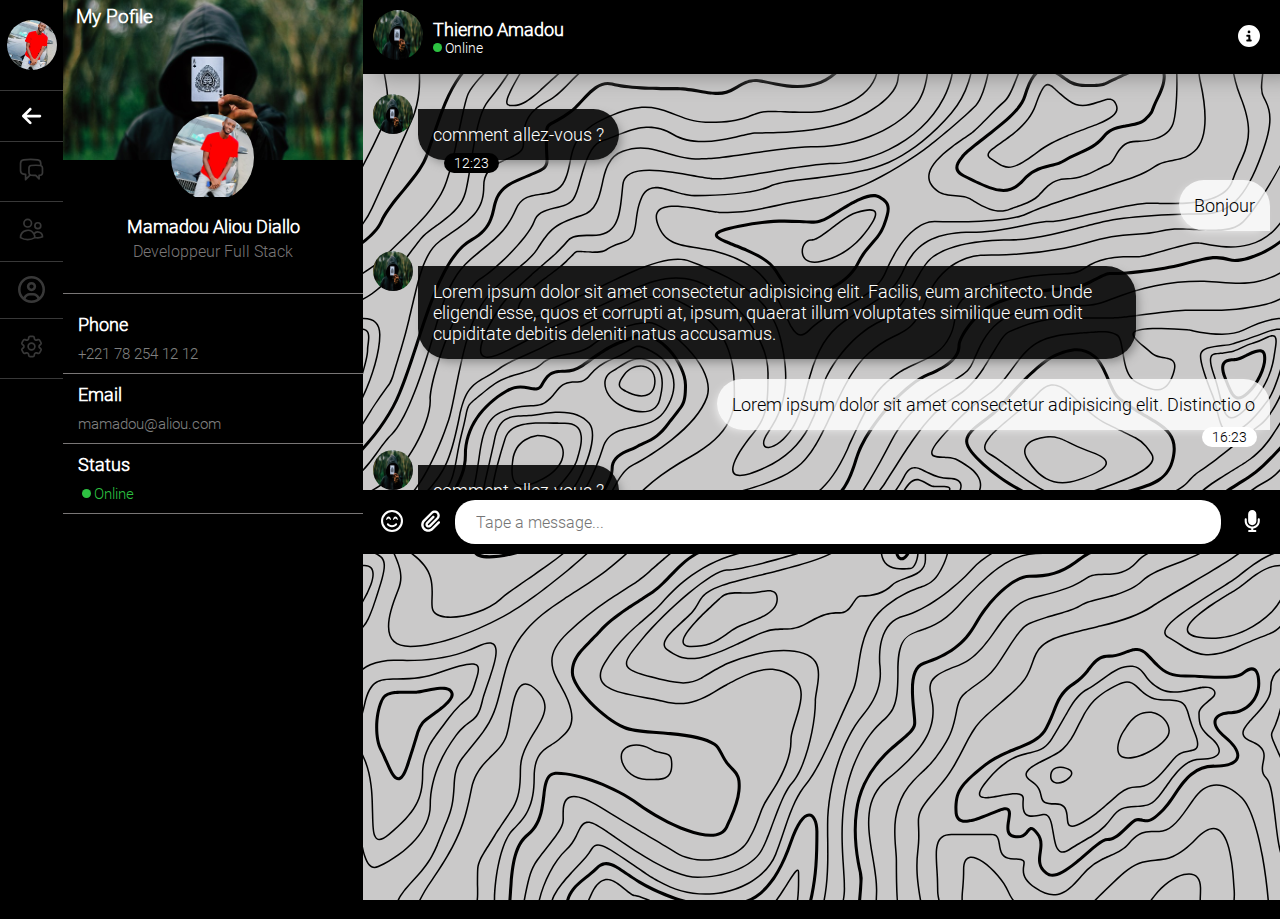
<file: Chat App/index.html>
<!DOCTYPE html>
<html lang="fr">
<head>
    <meta charset="UTF-8">
    <meta http-equiv="X-UA-Compatible" content="IE=edge">
    <meta name="viewport" content="width=device-width, initial-scale=1.0">
    <meta name="description" content="homepage de l'application Chaap">
    <link rel="stylesheet" href="style.css">
    <link rel="stylesheet" href="fontawesome/css/all.css">
    <title>Home</title>
</head>
<body>
    <main id="root">
        <header>
            <nav class="nav-content">
                <div class="slide-menu">
                    <nav-tabs id="tab">
                        <a href="#profile" class="user-profile-img">
                            <img src="./img/profile.jpg" alt="profile image">
                        </a>
                        <div class="show-hide-arrow">
                            <i class="fa-solid fa-arrow-left"></i>
                        </div>
                        <a href="#message" title="Message"> 
                            <svg xmlns="http://www.w3.org/2000/svg" fill="none" viewBox="0 0 24 24" stroke-width="1.5" stroke="currentColor" class="w-6 h-6">
                                <path stroke-linecap="round" stroke-linejoin="round" d="M20.25 8.511c.884.284 1.5 1.128 1.5 2.097v4.286c0 1.136-.847 2.1-1.98 2.193-.34.027-.68.052-1.02.072v3.091l-3-3c-1.354 0-2.694-.055-4.02-.163a2.115 2.115 0 01-.825-.242m9.345-8.334a2.126 2.126 0 00-.476-.095 48.64 48.64 0 00-8.048 0c-1.131.094-1.976 1.057-1.976 2.192v4.286c0 .837.46 1.58 1.155 1.951m9.345-8.334V6.637c0-1.621-1.152-3.026-2.76-3.235A48.455 48.455 0 0011.25 3c-2.115 0-4.198.137-6.24.402-1.608.209-2.76 1.614-2.76 3.235v6.226c0 1.621 1.152 3.026 2.76 3.235.577.075 1.157.14 1.74.194V21l4.155-4.155" />
                            </svg>
                        </a>
                        <a href="#contact" title="Contats"> 
                            <svg xmlns="http://www.w3.org/2000/svg" fill="none" viewBox="0 0 24 24" stroke-width="1.5" stroke="currentColor" class="w-6 h-6">
                                <path stroke-linecap="round" stroke-linejoin="round" d="M15 19.128a9.38 9.38 0 002.625.372 9.337 9.337 0 004.121-.952 4.125 4.125 0 00-7.533-2.493M15 19.128v-.003c0-1.113-.285-2.16-.786-3.07M15 19.128v.106A12.318 12.318 0 018.624 21c-2.331 0-4.512-.645-6.374-1.766l-.001-.109a6.375 6.375 0 0111.964-3.07M12 6.375a3.375 3.375 0 11-6.75 0 3.375 3.375 0 016.75 0zm8.25 2.25a2.625 2.625 0 11-5.25 0 2.625 2.625 0 015.25 0z" />
                            </svg>
                        </a>
                        <a href="#profile" title="Profile"> 
                            <i class="fa-regular fa-circle-user"></i>
                        </a>
                        <a href="#setting" title="Settings"> 
                            <svg xmlns="http://www.w3.org/2000/svg" fill="none" viewBox="0 0 24 24" stroke-width="1.5" stroke="currentColor" class="w-6 h-6">
                                <path stroke-linecap="round" stroke-linejoin="round" d="M9.594 3.94c.09-.542.56-.94 1.11-.94h2.593c.55 0 1.02.398 1.11.94l.213 1.281c.063.374.313.686.645.87.074.04.147.083.22.127.324.196.72.257 1.075.124l1.217-.456a1.125 1.125 0 011.37.49l1.296 2.247a1.125 1.125 0 01-.26 1.431l-1.003.827c-.293.24-.438.613-.431.992a6.759 6.759 0 010 .255c-.007.378.138.75.43.99l1.005.828c.424.35.534.954.26 1.43l-1.298 2.247a1.125 1.125 0 01-1.369.491l-1.217-.456c-.355-.133-.75-.072-1.076.124a6.57 6.57 0 01-.22.128c-.331.183-.581.495-.644.869l-.213 1.28c-.09.543-.56.941-1.11.941h-2.594c-.55 0-1.02-.398-1.11-.94l-.213-1.281c-.062-.374-.312-.686-.644-.87a6.52 6.52 0 01-.22-.127c-.325-.196-.72-.257-1.076-.124l-1.217.456a1.125 1.125 0 01-1.369-.49l-1.297-2.247a1.125 1.125 0 01.26-1.431l1.004-.827c.292-.24.437-.613.43-.992a6.932 6.932 0 010-.255c.007-.378-.138-.75-.43-.99l-1.004-.828a1.125 1.125 0 01-.26-1.43l1.297-2.247a1.125 1.125 0 011.37-.491l1.216.456c.356.133.751.072 1.076-.124.072-.044.146-.087.22-.128.332-.183.582-.495.644-.869l.214-1.281z" />
                                <path stroke-linecap="round" stroke-linejoin="round" d="M15 12a3 3 0 11-6 0 3 3 0 016 0z" />
                            </svg>
                        </a>
                    </nav-tabs>
                </div>
            </nav>
        </header>
        
        <main class="main-content">
            <section class="chat-slide-menu">
                <div class="tabs-content">
                    <div id="message" class="tabcontent">
                        <h3>Chats</h3>
                        <div class="search-bar">
                            <form action="" method="post" id="form-search">
                                <input type="search" placeholder="Search or start new discussion...">
                                <i class="fa-solid fa-magnifying-glass"></i>
                            </form>
                        </div>
                        <div class="all-users">
                            <h3>All users</h3>
                            <a href="#">
                                <div class="user">
                                    <div class="user-img">
                                        <img src="./img/back.jpg" alt="user image">
                                        <span class="user-active"></span>
                                    </div>
                                    <div class="user-detail">
                                        <h4>Mamadou</h4>
                                        <p>Slt bro c comment ?</p>
                                    </div>
                                    <div class="msg-waiting"><span>9</span></div>
                                </div>
                            </a>
                            <a href="#">
                                <div class="user">
                                    <div class="user-img">
                                        <img src="./img/back.jpg" alt="user image">
                                    </div>
                                    <div class="user-detail">
                                        <h4>Mamadou</h4>
                                        <p>Slt bro c comment ?</p>
                                    </div>
                                    <div class="msg-waiting"><span>9</span></div>
                                </div>
                            </a>
                            <a href="#">
                                <div class="user">
                                    <div class="user-img">
                                        <img src="./img/back.jpg" alt="user image">
                                    </div>
                                    <div class="user-detail">
                                        <h4>Mamadou</h4>
                                        <p>Slt bro c comment ?</p>
                                    </div>
                                    <div class="msg-waiting"><span>9</span></div>
                                </div>
                            </a>
                            <a href="#">
                                <div class="user">
                                    <div class="user-img">
                                        <img src="./img/back.jpg" alt="user image">
                                    </div>
                                    <div class="user-detail">
                                        <h4>Mamadou</h4>
                                        <p>Slt bro c comment ?</p>
                                    </div>
                                    <div class="msg-waiting"><span>9</span></div>
                                </div>
                            </a>
                            <a href="#">
                                <div class="user">
                                    <div class="user-img">
                                        <img src="./img/back.jpg" alt="user image">
                                    </div>
                                    <div class="user-detail">
                                        <h4>Mamadou</h4>
                                        <p>Slt bro c comment ?</p>
                                    </div>
                                    <div class="msg-waiting"><span>9</span></div>
                                </div>
                            </a>
                            <a href="#">
                                <div class="user">
                                    <div class="user-img">
                                        <img src="./img/back.jpg" alt="user image">
                                    </div>
                                    <div class="user-detail">
                                        <h4>Mamadou</h4>
                                        <p>Slt bro c comment ?</p>
                                    </div>
                                    <div class="msg-waiting"><span>9</span></div>
                                </div>
                            </a>
                            <a href="#">
                                <div class="user">
                                    <div class="user-img">
                                        <img src="./img/back.jpg" alt="user image">
                                    </div>
                                    <div class="user-detail">
                                        <h4>Mamadou</h4>
                                        <p>Slt bro c comment ?</p>
                                    </div>
                                    <div class="msg-waiting"><span>9</span></div>
                                </div>
                            </a>
                            <div id="end">
                            </div>
                        </div>
                    </div>
                    
                    <div id="contact" class="tabcontent"  hidden="hidden">
                        <h3>Contact</h3>
                        <div class="search-bar">
                            <form action="" method="post" id="form-search">
                                <input type="search" placeholder="Search or start new discussion...">
                                <i class="fa-solid fa-magnifying-glass"></i>
                            </form>
                        </div>
                        <div class="contacts-content">
                            <div class="sort-letter">
                                <p>A</p>
                                <span></span>
                            </div>
                            <div class="contact">
                                <div class="contact-info">
                                    <img src="./img/back.jpg" alt="thierno amadou">
                                    <p>Amadou diallo</p>
                                </div>
                                <div class="more">
                                    <svg id="btn-dropdown" xmlns="http://www.w3.org/2000/svg" fill="none" viewBox="0 0 24 24" stroke-width="1.5" stroke="currentColor" class="w-6 h-6">
                                        <path stroke-linecap="round" stroke-linejoin="round" d="M12 6.75a.75.75 0 110-1.5.75.75 0 010 1.5zM12 12.75a.75.75 0 110-1.5.75.75 0 010 1.5zM12 18.75a.75.75 0 110-1.5.75.75 0 010 1.5z" />
                                    </svg>
                                    <div id="dropdown" class="dropdown">
                                        <div class="dropdown-item">
                                            <a href="#">Delete
                                                <i class="fa-solid fa-trash-can"></i>
                                            </a>
                                        </div>
                                        <div class="dropdown-item">
                                            <a href="#">Block
                                                <i class="fa-solid fa-ban"></i>
                                            </a>
                                        </div>
                                    </div>
                                </div>
                            </div>
                            <div class="contact">
                                <div class="contact-info">
                                    <img src="./img/back.jpg" alt="Aissatou diallo">
                                    <p>Aissatou diallo</p>
                                </div>
                                <div class="more">
                                    <svg xmlns="http://www.w3.org/2000/svg" fill="none" viewBox="0 0 24 24" stroke-width="1.5" stroke="currentColor" class="w-6 h-6">
                                        <path stroke-linecap="round" stroke-linejoin="round" d="M12 6.75a.75.75 0 110-1.5.75.75 0 010 1.5zM12 12.75a.75.75 0 110-1.5.75.75 0 010 1.5zM12 18.75a.75.75 0 110-1.5.75.75 0 010 1.5z" />
                                    </svg>
                                </div>
                            </div>
                            <div class="sort-letter">
                                <p>B</p>
                                <span></span>
                            </div>
                            <div class="contact">
                                <div class="contact-info">
                                    <img src="./img/back.jpg" alt="Aissatou diallo">
                                    <p>Bathieu malt</p>
                                </div>
                                <div class="more">
                                    <svg xmlns="http://www.w3.org/2000/svg" fill="none" viewBox="0 0 24 24" stroke-width="1.5" stroke="currentColor" class="w-6 h-6">
                                        <path stroke-linecap="round" stroke-linejoin="round" d="M12 6.75a.75.75 0 110-1.5.75.75 0 010 1.5zM12 12.75a.75.75 0 110-1.5.75.75 0 010 1.5zM12 18.75a.75.75 0 110-1.5.75.75 0 010 1.5z" />
                                    </svg>
                                </div>
                            </div>
                            <div class="contact">
                                <div class="contact-info">
                                    <img src="./img/back.jpg" alt="Aissatou diallo">
                                    <p>Bassirou diallo</p>
                                </div>
                                <div class="more">
                                    <svg xmlns="http://www.w3.org/2000/svg" fill="none" viewBox="0 0 24 24" stroke-width="1.5" stroke="currentColor" class="w-6 h-6">
                                        <path stroke-linecap="round" stroke-linejoin="round" d="M12 6.75a.75.75 0 110-1.5.75.75 0 010 1.5zM12 12.75a.75.75 0 110-1.5.75.75 0 010 1.5zM12 18.75a.75.75 0 110-1.5.75.75 0 010 1.5z" />
                                    </svg>
                                </div>
                            </div>
                            <div class="contact">
                                <div class="contact-info">
                                    <img src="./img/back.jpg" alt="Aissatou diallo">
                                    <p>Bassirou diallo</p>
                                </div>
                                <div class="more">
                                    <svg xmlns="http://www.w3.org/2000/svg" fill="none" viewBox="0 0 24 24" stroke-width="1.5" stroke="currentColor" class="w-6 h-6">
                                        <path stroke-linecap="round" stroke-linejoin="round" d="M12 6.75a.75.75 0 110-1.5.75.75 0 010 1.5zM12 12.75a.75.75 0 110-1.5.75.75 0 010 1.5zM12 18.75a.75.75 0 110-1.5.75.75 0 010 1.5z" />
                                    </svg>
                                </div>
                            </div>
                            <div class="contact">
                                <div class="contact-info">
                                    <img src="./img/back.jpg" alt="Aissatou diallo">
                                    <p>Bassirou diallo</p>
                                </div>
                                <div class="more">
                                    <svg xmlns="http://www.w3.org/2000/svg" fill="none" viewBox="0 0 24 24" stroke-width="1.5" stroke="currentColor" class="w-6 h-6">
                                        <path stroke-linecap="round" stroke-linejoin="round" d="M12 6.75a.75.75 0 110-1.5.75.75 0 010 1.5zM12 12.75a.75.75 0 110-1.5.75.75 0 010 1.5zM12 18.75a.75.75 0 110-1.5.75.75 0 010 1.5z" />
                                    </svg>
                                </div>
                            </div>
                            <div class="contact">
                                <div class="contact-info">
                                    <img src="./img/back.jpg" alt="Aissatou diallo">
                                    <p>Bassirou diallo</p>
                                </div>
                                <div class="more">
                                    <svg xmlns="http://www.w3.org/2000/svg" fill="none" viewBox="0 0 24 24" stroke-width="1.5" stroke="currentColor" class="w-6 h-6">
                                        <path stroke-linecap="round" stroke-linejoin="round" d="M12 6.75a.75.75 0 110-1.5.75.75 0 010 1.5zM12 12.75a.75.75 0 110-1.5.75.75 0 010 1.5zM12 18.75a.75.75 0 110-1.5.75.75 0 010 1.5z" />
                                    </svg>
                                </div>
                            </div>
                        </div>
                    </div>

                    <div id="profile" class="tabcontent" hidden="hidden">
                        <div class="profile-back">
                            <div class="content-back">
                                <div class="content">
                                    <h1>My Pofile</h1>
                                </div>
                                <div class="profile-img">
                                    <img src="img/profile.jpg" width="35" height="35" alt="My profile">
                                </div>
                            </div>
                            
                            <div class="profile-desc">
                                <h2>Mamadou Aliou Diallo</h2>
                                <p>Developpeur Full Stack</p>
                            </div>
                            <div class="profile-details">
                                <div class="detail-item">
                                    <h3>Phone</h3>
                                    <p>+221 78 254 12 12</p>
                                </div>
                                <div class="detail-item">
                                    <h3>Email</h3>
                                    <p>mamadou@aliou.com</p>
                                </div>
                                <div class="detail-item">
                                    <h3>Status</h3>
                                    <p>Online</p>
                                </div>
                            </div>
                        </div>
                    </div>

                    <div id="setting" class="tabcontent"  hidden="hidden">
                        <div class="content-back">
                            <div class="content">
                                <h2>Setting</h2>
                                <div class="edite">
                                    <i class="fa-solid fa-pen"></i>
                                </div>
                            </div>
                            <div class="profile-img">
                                <img src="img/profile.jpg" width="35" height="35" alt="My profile">
                                <div class="camera">
                                    <div class="icon">
                                        <i class="fa-solid fa-camera"></i>
                                    </div>
                                </div>
                            </div>
                        </div>
                        <div class="profile-desc">
                            <h2>Mamadou Aliou Diallo</h2>
                            <p>Actif</p>
                        </div>
                        <div class="parameters">
                            <div class="parameter">
                                <div class="button-accordion">
                                    <i class="fa-solid fa-user"></i>
                                    <button id="accordion">Personal info</button>
                                </div>
                                <div class="panel">
                                    <form action="#" method="post" id="form-setting">
                                        <div class="form-item">
                                            <label for="name">Name</label>
                                            <input type="text" id="name" value="Mamadou aliou">
                                        </div>
                                        <div class="form-item">
                                            <label for="lname">Last name</label>
                                            <input type="text" id="lname" value="Diallo">
                                        </div>
                                        <div class="form-item">
                                            <label for="email">Email</label>
                                            <input type="email" id="email" value="mamadou@aliou.com">
                                        </div>
                                        <button type="button"><i class="fa-solid fa-check"></i></button>
                                    </form>
                                </div>
                            </div>
                            <div class="parameter">
                                <div class="button-accordion">
                                    <i class="fa-solid fa-shield"></i>
                                    <button id="accordion">Security</button>
                                </div>
                                <div class="panel">
                                    <div class="security">
                                        <div class="logo">
                                            <svg xmlns="http://www.w3.org/2000/svg" fill="none" viewBox="0 0 24 24" stroke-width="1.5" stroke="currentColor" class="w-6 h-6">
                                                <path stroke-linecap="round" stroke-linejoin="round" d="M9 12.75L11.25 15 15 9.75m-3-7.036A11.959 11.959 0 013.598 6 11.99 11.99 0 003 9.749c0 5.592 3.824 10.29 9 11.623 5.176-1.332 9-6.03 9-11.622 0-1.31-.21-2.571-.598-3.751h-.152c-3.196 0-6.1-1.248-8.25-3.285z" />
                                            </svg>
                                        </div>
                                        <h4>Your chats and data are protected</h4>
                                        <div class="security-desc">
                                            <p>End-to-end encryption keeps your personal messages between you and the 
                                                people you choose to communicate with. Even Us does not have access to it. This includes :
                                            </p>
                                            <ul>
                                                <li>Audio and text messages</li>
                                                <li>Photos and videos</li>
                                                <li>Share location</li>
                                            </ul>
                                        </div>
                                    </div>
                                </div>
                            </div>
                            <div class="parameter">
                                <div class="button-accordion">
                                    <i class="fa-solid fa-palette"></i>
                                    <button id="accordion">Themes</button>
                                </div>
                                <div class="panel">
                                    <div class="themes">
                                        <div class="light">
                                            <svg xmlns="http://www.w3.org/2000/svg" fill="none" viewBox="0 0 24 24" stroke-width="1.5" stroke="currentColor" class="w-6 h-6">
                                                <path stroke-linecap="round" stroke-linejoin="round" d="M12 3v2.25m6.364.386l-1.591 1.591M21 12h-2.25m-.386 6.364l-1.591-1.591M12 18.75V21m-4.773-4.227l-1.591 1.591M5.25 12H3m4.227-4.773L5.636 5.636M15.75 12a3.75 3.75 0 11-7.5 0 3.75 3.75 0 017.5 0z" />
                                            </svg>
                                        </div>
                                        <div class="dark active">
                                            <svg xmlns="http://www.w3.org/2000/svg" fill="none" viewBox="0 0 24 24" stroke-width="1.5" stroke="currentColor" class="w-6 h-6">
                                                <path stroke-linecap="round" stroke-linejoin="round" d="M21.752 15.002A9.718 9.718 0 0118 15.75c-5.385 0-9.75-4.365-9.75-9.75 0-1.33.266-2.597.748-3.752A9.753 9.753 0 003 11.25C3 16.635 7.365 21 12.75 21a9.753 9.753 0 009.002-5.998z" />
                                            </svg>
                                        </div>
                                    </div>
                                </div>
                            </div>
                            <div class="parameter">
                                <div class="button-accordion">
                                    <i class="fa-solid fa-circle-info"></i>
                                    <button id="accordion">Help</button>
                                </div>
                                <div class="panel">
                                    <div class="help">
                                        <p><a href="#">Contact us</a></p>
                                        <p><a href="#">Terms & Privacy policy</a></p>
                                    </div>
                                </div>
                            </div>
                            <p class="logout"><a href="#">Log Out</a></p>
                        </div>
                    </div>
                </div>
            </section>
            <section class="user-chat">
                <div class="get-started">
                    <div class="content">
                        <div class="logo">
                            <i class="fa-solid fa-face-smile"></i>
                        </div>
                        <h2>Welcome to Chaap</h2>
                        <p>chat with friends and family safely</p>
                        <p>Lorem ipsum dolor, sit amet consectetur adipisicing elit. Cum, quasi. Lorem ipsum dolor sit.</p>
                        <button type="button">Get Started</button>
                    </div>
                </div>

                <div class="chat-section">
                    <div class="header">
                        <div class="user-status">
                            <div class="user-status-img">
                                <img src="./img/back.jpg" alt="">
                            </div>
                            <div class="user-details">
                                <h3>Thierno Amadou</h3>
                                <p>Online</p>
                            </div>
                        </div>
                        <div class="icons">
                            <!-- <div class="video">
                                <i class="fa-solid fa-video"></i>
                            </div> -->
                            <!-- <div class="phone">
                                <i class="fa-solid fa-phone"></i>
                            </div> -->
                            <div class="more">
                                <i class="fa-solid fa-circle-info" id="open-profile"></i>
                            </div>
                            <div id="modal-user">
                                <div class="profile-back">
                                    <div class="content-back">
                                        <div class="content">
                                            <div id="close-profile">
                                                <i class="fa-solid fa-xmark"></i>
                                            </div>
                                        </div>
                                    </div>
                                    
                                    <div class="profile-desc">
                                        <h2>Mamadou Aliou Diallo</h2>
                                        <p>Developpeur Full Stack</p>
                                    </div>
                                    <div class="profile-details">
                                        <div class="detail-item">
                                            <h3>Phone</h3>
                                            <p>+221 78 254 12 12</p>
                                        </div>
                                        <div class="detail-item">
                                            <h3>Email</h3>
                                            <p>mamadou@aliou.com</p>
                                        </div>
                                        <div class="detail-item">
                                            <h3>Status</h3>
                                            <p>Online</p>
                                        </div>
                                    </div>
                                </div>
                            </div>
                        </div>
                    </div>
                    <div class="body">
                        <div class="receive">
                            <div class="receive-img">
                                <img src="./img/back.jpg" alt="">
                            </div>
                            <p>comment allez-vous ? <span id="hour">12:23</span></p>
                        </div>
                        <div class="send">
                            <p>Bonjour </p>
                        </div>
                        <div class="receive">
                            <div class="receive-img">
                                <img src="./img/back.jpg" alt="">
                            </div>
                            <p>Lorem ipsum dolor sit amet consectetur adipisicing elit. Facilis, eum architecto. Unde eligendi esse, quos et corrupti at, ipsum, quaerat illum voluptates similique eum odit cupiditate debitis deleniti natus accusamus.</p>
                        </div>
                        <div class="send">
                            <p>Lorem ipsum dolor sit amet consectetur adipisicing elit. Distinctio o <span id="hour">16:23</span></p>
                        </div>
                        <div class="receive">
                            <div class="receive-img">
                                <img src="./img/back.jpg" alt="">
                            </div>
                            <p>comment allez-vous ? </p>
                        </div>
                        <div class="send">
                            <p>Bonjour </p>
                        </div>
                        <div class="receive">
                            <div class="receive-img">
                                <img src="./img/back.jpg" alt="">
                            </div>
                            <p>Lorem ipsum dolor, sit amet consectetur adipisicing elit. Voluptate recusandae architecto accusamus cumque vero explicabo odio necessitatibus fugit placeat accusantium pariatur aperiam libero commodi et cum eligendi fuga, deserunt esse. Lorem ipsum dolor sit amet consectetur adipisicing elit. Excepturi tenetur accusamus ab unde voluptatem blanditiis error. Voluptatum nulla, eveniet error aut in minima esse quaerat neque sit atque adipisci debitis. </p>
                        </div>
                        <div class="send">
                            <p>Bonjour </p>
                        </div>
                        <div class="send">
                            <img class="img-chat" src="./img/back.jpg" alt="">
                        </div>
                        <div class="receive">
                            <div class="receive-img">
                                <img src="./img/back.jpg" alt="">
                            </div>
                            <img class="img-chat" src="./img/back.jpg" alt="">
                        </div>
                    </div>
                    <div class="footer">
                        <div class="emoji">
                            <i class="fa-regular fa-face-smile-beam"></i>
                        </div>
                        <div class="link">
                            <i class="fa-solid fa-paperclip"></i>
                        </div>
                        <div class="form-chat" id="form-chat">
                            <form action="#" method="post" id="form-chat">
                                <input type="text" placeholder="Tape a message...">
                            </form>
                        </div>
                        <div class="microphone">
                            <i class="fa-solid fa-microphone"></i>
                        </div>
                    </div>
                </div>
            </section>
        </main>
    </main>
        
    <footer>
        <p>bonjour tt le monde</p>
    </footer>
    
      <script src="jquery/jquery.js"></script>
      <script src="./scripts/script.js" type="module"></script>
      <script src="fontawesome/js/all.js"></script>
</body>
</html>
</file>
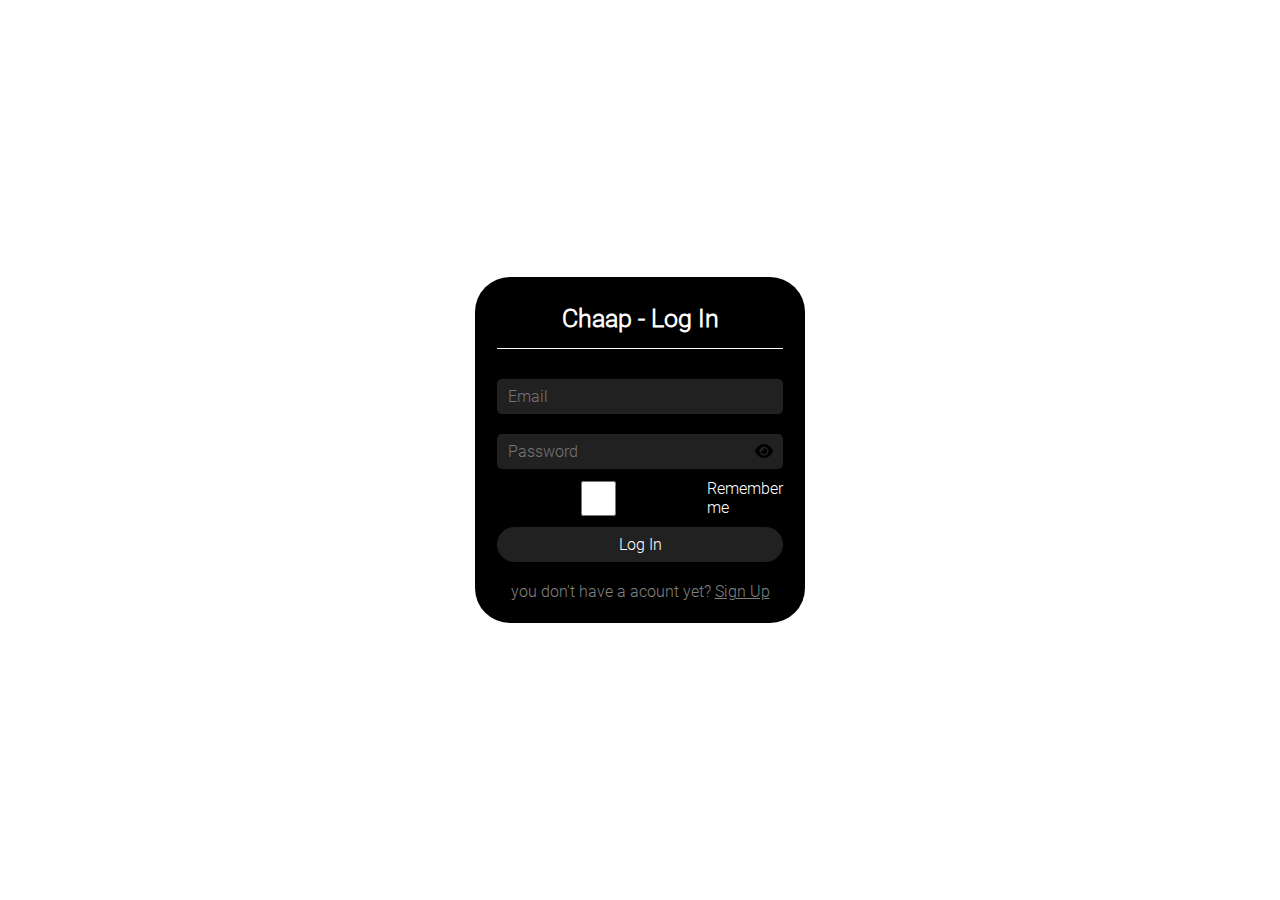
<file: Chat App/login.html>
<!DOCTYPE html>
<html lang="fr">
<head>
    <meta charset="UTF-8">
    <meta http-equiv="X-UA-Compatible" content="IE=edge">
    <meta name="viewport" content="width=device-width, initial-scale=1.0">
    <meta name="description" content="page d'inscription ">
    <link rel="stylesheet" href="connexion.css">
    <link rel="stylesheet" href="fontawesome/css/all.css">
    <title>Signin</title>
</head>
<body>
    
    <main>
        <section>
            <div class="header">
                <h1>Chaap - Log In</h1>
            </div>
            <form action="#" method="post" id="form-login" autocomplete="on">
                <div class="form-item">
                    <input type="email" name="email" placeholder="Email">
                </div>
                <div class="form-item" id="password">
                    <input type="password" name="password" placeholder="Password">
                    <div id="eye">
                        <i class="fa-solid fa-eye"></i>
                    </div>
                </div>
                <div class="form-item">
                    <input type="checkbox" name="rememberMe" id="remember">
                    <label for="remember">Remember me</label>
                </div>
                <button type="button">Log In</button>
                <div class="footer">
                    <p>you don't have a acount yet? <a href="signup.html">Sign Up</a></p>
                </div>
            </form>
        </section>
    </main>

    <script src="jquery/jquery.js"></script>
    <script src="scripts/script.js"></script>
    <script src="fontawesome/js/all.js"></script>
</body>
</html>
</file>
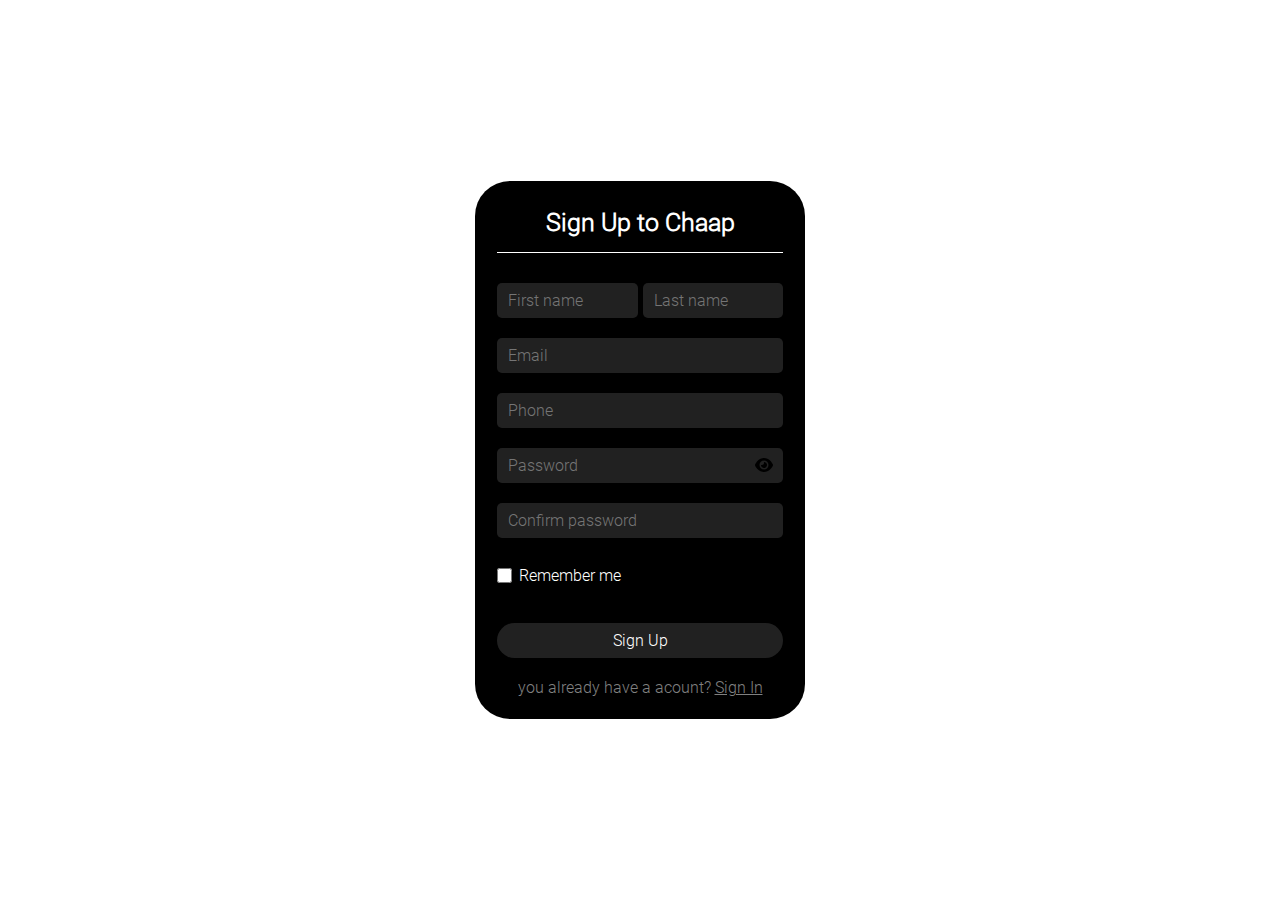
<file: Chat App/signup.html>
<!DOCTYPE html>
<html lang="fr">
<head>
    <meta charset="UTF-8">
    <meta http-equiv="X-UA-Compatible" content="IE=edge">
    <meta name="viewport" content="width=device-width, initial-scale=1.0">
    <meta name="description" content="page d'inscription ">
    <link rel="stylesheet" href="connexion.css">
    <link rel="stylesheet" href="fontawesome/css/all.css">
    <title>Signin</title>
</head>
<body>
    
    <main>
        <section>
            <div class="header">
                <h1>Sign Up to Chaap</h1>
            </div>
            <form action="#" method="post" id="form-signup" autocomplete="on">
                <div class="form-item">
                    <input type="text" name="fname" placeholder="First name">
                    <input type="text" name="lname" placeholder="Last name">
                </div>
                <div class="form-item">
                    <input type="email" name="email" placeholder="Email">
                </div>
                <div class="form-item">
                    <input type="tel" name="phone" placeholder="Phone">
                </div>
                <div class="form-item" id="password">
                    <input type="password" name="password" placeholder="Password">
                    <div id="eye">
                        <i class="fa-solid fa-eye"></i>
                    </div>
                </div>
                <div class="form-item">
                    <input type="password" name="password" placeholder="Confirm password">
                </div>
                <div class="form-item">
                    <input type="checkbox" name="rememberMe" id="remember">
                    <label for="remember">Remember me</label>
                </div>
                <button type="button">Sign Up</button>
                <div class="footer">
                    <p>you already have a acount? <a href="#">Sign In</a></p>
                </div>
            </form>
        </section>
    </main>

    <script src="jquery/jquery.js"></script>
    <script src="scripts/script.js"></script>
    <script src="fontawesome/js/all.js"></script>
</body>
</html>
</file>
<file: Chat App/style.css>
@font-face {
  font-family: "Roboto";
  src: url("fonts/Roboto-Light.ttf");
}
* {
  margin: 0;
  padding: 0;
  box-sizing: border-box;
  font-weight: 200;
  font-size: 16px;
  font-family: "Roboto", Verdana, Geneva, Tahoma, sans-serif;
}

body {
  overflow-x: hidden;
  background-color: black;
  /* Track */
  /* Handle */
  /* Handle on hover */
}
body::-webkit-scrollbar {
  width: auto;
}
body::-webkit-scrollbar-track {
  box-shadow: inset 0 0 5px grey;
  border-radius: 10px;
}
body::-webkit-scrollbar-thumb {
  background: rgb(56, 55, 55);
  border-radius: 10px;
}
body::-webkit-scrollbar-thumb:hover {
  background: rgb(161, 159, 159);
}

a {
  text-decoration: none;
}

#root {
  display: flex;
}

main {
  display: flex;
  width: 100%;
}

/* Style the tab */
.slide-menu {
  max-height: 430px;
  height: 429px;
}

#tab {
  height: 100vh;
  padding-top: 10px;
  background-color: black;
  display: flex;
  flex-direction: column;
}
#tab a {
  position: relative;
  background-color: inherit;
  cursor: pointer;
  padding: 14px 18px;
  border-bottom: 1px solid rgba(128, 128, 128, 0.439);
  color: rgba(128, 128, 128, 0.439);
  font-size: 18px;
  transition: all 0.2s;
}
#tab a svg {
  font-size: 27px;
  transition: all 0.2s;
}
#tab a:hover {
  color: white;
}
#tab a[aria-selected=true]:first-child::after {
  content: "";
  background-color: black;
}
#tab a[aria-selected=true]::after {
  content: "";
  height: 50px;
  position: absolute;
  right: -2px;
  top: 4px;
  width: 4px;
  background-color: white;
  border-radius: 5px;
  animation: fadeEffect 1.2s;
}
#tab a[aria-selected=true] svg {
  color: white;
}
#tab a:first-child {
  padding: 10px 0 20px 0;
}
#tab .user-profile-img {
  display: flex;
  justify-content: center;
  border-bottom: 1px solid rgba(128, 128, 128, 0.439);
}
#tab .user-profile-img img {
  width: 50px;
  height: auto;
  border-radius: 50%;
}
#tab .show-hide-arrow {
  color: white;
  display: flex;
  justify-content: center;
  border-bottom: 1px solid rgba(128, 128, 128, 0.439);
  padding: 14px 0;
  cursor: pointer;
}
#tab .show-hide-arrow svg {
  font-size: 22px;
}

/* Go from zero to full opacity */
@keyframes fadeEffect {
  from {
    opacity: 0;
  }
  to {
    opacity: 1;
  }
}
.chat-slide-menu {
  transition: all 0.5s;
}
.chat-slide-menu.active {
  transform: translateX(-24rem);
}

.tabs-content #profile, .tabs-content #message, .tabs-content #contact, .tabs-content #setting {
  max-width: 301px;
  min-width: 300px;
  height: 100vh;
  width: 300px;
  max-width: 300px;
  color: white;
  animation: fadeEffect 1.2s;
}

.chat-slide-menu {
  background-color: black;
}

#profile .profile-back {
  position: relative;
}
#profile .content-back {
  position: relative;
  height: 10rem;
  background-image: url("./img/back.jpg");
  background-position: center;
  background-size: cover;
  margin-bottom: 10px;
}
#profile .content-back .content {
  display: flex;
  justify-content: start;
  position: absolute;
  top: 0;
  width: 100%;
  padding: 5px 13px;
}
#profile .content-back h1 {
  font-size: 19px;
  font-weight: bold;
}
#profile .profile-img {
  position: absolute;
  top: 71%;
  left: 36%;
  border-radius: 50%;
  overflow: hidden;
}
#profile .profile-img img {
  width: 5.2rem;
  height: auto;
}
#profile .profile-desc {
  margin-top: 3.5rem;
  padding-bottom: 2rem;
  text-align: center;
  border-bottom: 0.1px solid rgb(121, 118, 118);
}
#profile .profile-desc h2 {
  font-size: 18px;
  font-weight: bold;
  margin-bottom: 5px;
}
#profile .profile-desc p {
  color: rgb(121, 118, 118);
}
#profile .profile-details {
  display: flex;
  flex-direction: column;
  justify-content: center;
  margin-top: 10px;
}
#profile .profile-details .detail-item {
  border-bottom: 0.1px solid rgb(121, 118, 118);
  padding-bottom: 10px;
}
#profile .profile-details h3 {
  font-size: 18px;
  font-weight: bold;
  margin: 10px 0;
  margin-left: 15px;
}
#profile .profile-details p {
  font-size: 15px;
  color: gray;
  margin-left: 15px;
}
#profile .profile-details .detail-item:last-child p {
  color: rgb(45, 194, 65);
  padding-left: 4px;
}
#profile .profile-details .detail-item:last-child p::before {
  content: "";
  display: inline-block;
  padding: 2px;
  margin-right: 3px;
  width: 5px;
  height: 5px;
  border-radius: 50%;
  margin-bottom: 1px;
  background-color: rgb(45, 194, 65);
}

#message {
  color: white;
  padding: 10px;
  overflow: hidden;
}
#message h3 {
  font-size: 26px;
  font-weight: 500;
  margin: 10px 0;
}
#message #form-search {
  display: flex;
  align-items: center;
  justify-content: space-between;
  margin-bottom: 10px;
}
#message #form-search input {
  outline: none;
  width: 91%;
  height: 36px;
  border: none;
  background-color: white;
  border-bottom: 0.1px solid black;
  border-radius: 20px;
  padding-left: 15px;
  color: white;
  transition: all 0.4s;
}
#message #form-search input:focus {
  background-color: transparent;
  border-bottom-color: white;
  border-radius: 0;
}
#message #form-search button {
  outline: none;
  border: none;
  background-color: transparent;
}
#message #form-search svg {
  color: white;
  font-size: 20px;
  cursor: pointer;
}
#message .all-users {
  max-height: 430px;
  height: 429px;
  overflow-y: scroll;
  overflow-x: hidden;
  /* Track */
  /* Handle */
  /* Handle on hover */
}
#message .all-users::-webkit-scrollbar {
  width: 12px;
}
#message .all-users::-webkit-scrollbar-track {
  box-shadow: inset 0 0 5px grey;
  border-radius: 10px;
}
#message .all-users::-webkit-scrollbar-thumb {
  background: rgba(128, 128, 128, 0.439);
  border-radius: 10px;
}
#message .all-users::-webkit-scrollbar-thumb:hover {
  background: white;
}
#message .all-users a:hover > .user {
  background-color: rgba(128, 128, 128, 0.439);
}
#message .all-users h3 {
  font-size: 16px;
}
#message .all-users .user {
  position: relative;
  display: flex;
  align-items: center;
  border-bottom: 0.1px solid rgb(121, 118, 118);
  padding-bottom: 5px;
  margin-bottom: 10px;
  transition: all 0.3s;
}
#message .all-users .user .msg-waiting {
  display: flex;
  justify-content: center;
  align-items: center;
  position: absolute;
  right: 8px;
  padding: 2px 6px;
  background-color: rgb(210, 208, 208);
  border-radius: 50%;
  color: black;
}
#message .all-users .user .msg-waiting span {
  font-size: 14px;
  border-radius: 50%;
}
#message .all-users .user-img {
  position: relative;
}
#message .all-users .user-img img {
  width: 50px;
  height: 50px;
  border-radius: 50%;
}
#message .all-users .user-img .user-active {
  content: "";
  padding: 5px;
  position: absolute;
  top: 67%;
  right: 6px;
  width: 5px;
  height: 5px;
  border-radius: 50%;
  margin-bottom: 1px;
  background-color: rgb(45, 194, 65);
}
#message .all-users .user-detail {
  margin-left: 8px;
}
#message .all-users .user-detail h4 {
  color: white;
  font-size: 17px;
}
#message .all-users .user-detail p {
  font-size: 13px;
  color: gray;
}
#message .all-users #end {
  height: 10px;
  margin: 5px 0 2px 0;
}

#contact {
  color: white;
  padding: 10px;
}
#contact h3 {
  font-size: 26px;
  font-weight: 500;
  margin: 10px 0;
}
#contact #form-search {
  display: flex;
  align-items: center;
  justify-content: space-between;
  margin-bottom: 10px;
}
#contact #form-search input {
  outline: none;
  width: 91%;
  height: 36px;
  border: none;
  background-color: white;
  border-bottom: 0.1px solid black;
  border-radius: 20px;
  padding-left: 15px;
  color: white;
  transition: all 0.4s;
}
#contact #form-search input:focus {
  background-color: transparent;
  border-bottom-color: white;
  border-radius: 0;
}
#contact #form-search button {
  outline: none;
  border: none;
  background-color: transparent;
}
#contact #form-search svg {
  color: white;
  font-size: 20px;
  cursor: pointer;
}
#contact .contacts-content {
  max-height: 430px;
  height: 429px;
  overflow-y: scroll;
  overflow-x: hidden;
  /* Track */
  /* Handle */
  /* Handle on hover */
  margin-top: 30px;
}
#contact .contacts-content::-webkit-scrollbar {
  width: 12px;
}
#contact .contacts-content::-webkit-scrollbar-track {
  box-shadow: inset 0 0 5px grey;
  border-radius: 10px;
}
#contact .contacts-content::-webkit-scrollbar-thumb {
  background: rgba(128, 128, 128, 0.439);
  border-radius: 10px;
}
#contact .contacts-content::-webkit-scrollbar-thumb:hover {
  background: white;
}
#contact .sort-letter {
  display: flex;
  align-items: center;
}
#contact .sort-letter p {
  width: 10px;
  font-size: 17px;
  margin-right: 20px;
}
#contact .sort-letter span {
  display: inline-block;
  height: 1px;
  background-color: rgba(128, 128, 128, 0.439);
  width: 100%;
}
#contact .contact {
  display: flex;
  justify-content: space-between;
  align-items: center;
  margin: 15px 0;
}
#contact .contact .contact-info {
  display: flex;
  align-items: center;
}
#contact .contact .contact-info img {
  width: 50px;
  height: auto;
  border-radius: 20%;
  margin-right: 10px;
}
#contact .contact svg {
  color: white;
  width: 20px;
  margin-top: 16px;
  cursor: pointer;
}
#contact .contact .more {
  position: relative;
}
#contact .contact #dropdown {
  display: none;
  flex-direction: column;
  background-color: gray;
  right: 9px;
  width: 6rem;
  border-radius: 5px 0 5px 5px;
  padding: 5px;
  position: absolute;
  animation: fadeEffect 0.3s;
  transition: all 0.3s;
}
#contact .contact #dropdown.active {
  display: block;
}
#contact .contact #dropdown .dropdown-item {
  padding: 6px 4px;
  border-radius: 2px;
  cursor: pointer;
  transition: all 0.3s;
}
#contact .contact #dropdown .dropdown-item:hover {
  background-color: black;
}
#contact .contact #dropdown .dropdown-item:hover > a, #contact .contact #dropdown .dropdown-item:hover a > svg {
  color: white;
}
#contact .contact #dropdown svg {
  color: black;
  margin: 0;
}
#contact .contact #dropdown a {
  color: black;
}

#setting .content-back {
  position: relative;
  height: 10rem;
  background-image: url("./img/back.jpg");
  background-position: center;
  background-size: cover;
}
#setting .content-back .content {
  display: flex;
  justify-content: space-between;
  align-items: center;
  position: absolute;
  top: 0;
  width: 100%;
  padding: 5px 13px;
}
#setting .content-back h2 {
  font-weight: bold;
  font-size: 19px;
}
#setting .content-back .edite {
  background-color: rgba(128, 128, 128, 0.439);
  border-radius: 50%;
  padding: 9px 0px 12px 10px;
  display: flex;
  justify-content: center;
  cursor: pointer;
  transition: all 0.3s;
}
#setting .content-back .edite svg {
  margin-right: 10px;
}
#setting .content-back .edite:hover {
  background-color: black;
}
#setting .profile-img {
  position: absolute;
  top: 71%;
  left: 36%;
  border-radius: 50%;
  overflow: hidden;
}
#setting .profile-img img {
  width: 5.2rem;
  height: auto;
}
#setting .camera {
  position: relative;
}
#setting .camera .icon {
  position: absolute;
  top: -2rem;
  left: 47%;
  padding: 8px;
  background: gray;
  border-radius: 50%;
  cursor: pointer;
}
#setting .camera .icon:hover {
  background-color: black;
}
#setting .profile-desc {
  margin-top: 3.5rem;
  padding-bottom: 2rem;
  text-align: center;
}
#setting .profile-desc h2 {
  font-size: 18px;
  font-weight: bold;
  margin-bottom: 5px;
}
#setting .profile-desc p {
  color: rgb(45, 194, 65);
  padding-left: 4px;
}
#setting .profile-desc p::before {
  content: "";
  display: inline-block;
  padding: 2px;
  margin-right: 3px;
  width: 5px;
  height: 5px;
  border-radius: 50%;
  margin-bottom: 1px;
  background-color: rgb(45, 194, 65);
}
#setting .parameters {
  height: 16rem;
  overflow-y: scroll;
  display: flex;
  flex-direction: column;
}
#setting .parameters::-webkit-scrollbar {
  width: 0;
}
#setting .parameters .parameter {
  padding: 5px 0;
  border-bottom: 1px solid rgb(121, 118, 118);
}
#setting .parameters .parameter:first-child {
  border-top: 1px solid rgb(121, 118, 118);
}
#setting .parameters .logout {
  outline: none;
  border: 1px solid transparent;
  border-radius: 20px;
  padding: 7px 10px;
  width: 80%;
  background-color: gray;
  margin: 20px auto;
  text-align: center;
  cursor: pointer;
  transition: all 0.3s;
}
#setting .parameters .logout:hover {
  background-color: transparent;
  border-color: white;
}
#setting .parameters .logout:hover a {
  color: white;
}
#setting .parameters .logout p {
  text-align: center;
}
#setting .parameters .logout a {
  color: black;
}
#setting .parameters .button-accordion {
  display: flex;
  align-items: center;
  color: gray;
  transition: 0.4s;
}
#setting .parameters .button-accordion svg {
  font-size: 18px;
  margin-right: 5px;
  margin-left: 10px;
}
#setting .parameters .button-accordion:hover #accordion, #setting .parameters .button-accordion:hover svg, #setting .parameters .button-accordion.active #accordion, #setting .parameters .button-accordion.active svg {
  color: white;
}
#setting #accordion {
  background-color: transparent;
  color: gray;
  cursor: pointer;
  border: none;
  padding: 7px;
  width: 100%;
  text-align: left;
  outline: none;
}
#setting .panel {
  color: white;
  padding: 0 18px;
  background-color: black;
  display: none;
  overflow: hidden;
}
#setting #form-setting .form-item {
  display: flex;
  flex-direction: column;
  margin: 5px 0;
}
#setting #form-setting label {
  margin: 4px 0;
}
#setting #form-setting input {
  height: 35px;
  color: black;
  padding-left: 8px;
  outline: none;
  border: none;
  border-radius: 5px;
  background-color: rgba(128, 128, 128, 0.439);
  transition: all 0.3s;
}
#setting #form-setting input:focus {
  border-bottom: 1px solid white;
  background-color: transparent;
  color: white;
  border-radius: 0;
}
#setting #form-setting button {
  width: 100%;
  margin: 10px auto;
  outline: none;
  border: none;
  background-color: white;
  border: 1px solid transparent;
  border-radius: 20px;
  cursor: pointer;
  transition: all 0.3s;
}
#setting #form-setting button:hover {
  background-color: transparent;
  border-color: white;
}
#setting #form-setting button:hover > svg {
  color: white;
}
#setting #form-setting svg {
  color: gray;
  font-size: 28px;
}
#setting .security h4 {
  font-size: 15px;
  font-weight: bold;
  margin-top: 7px;
  margin-bottom: 10px;
  text-align: center;
}
#setting .security .logo {
  display: flex;
  justify-content: center;
}
#setting .security svg {
  width: 6rem;
}
#setting .security .security-desc p {
  text-align: center;
  margin: 10px 0;
}
#setting .security ul {
  margin-left: 20px;
}
#setting .security ul li {
  margin: 5px 0;
}
#setting .themes {
  display: flex;
  justify-content: space-around;
}
#setting .themes .light, #setting .themes .dark {
  border: 1px solid transparent;
  border-radius: 5px;
  padding: 7px;
  cursor: pointer;
  margin: 10px 0;
  transition: all 0.3s;
}
#setting .themes .light:hover, #setting .themes .light.active, #setting .themes .dark:hover, #setting .themes .dark.active {
  border-color: white;
  background-color: rgba(128, 128, 128, 0.439);
}
#setting .themes svg {
  width: 35px;
}
#setting .help p {
  margin: 10px 0;
}
#setting .help a {
  color: gray;
  transition: all 0.3s;
}
#setting .help a:hover {
  color: white;
}

.user-chat {
  color: white;
  width: 100%;
  background-color: rgba(255, 254, 254, 0.792);
  background-image: url("./back svgs/topography.svg");
  background-size: cover;
}
.user-chat .get-started {
  height: 100vh;
  display: none;
  justify-content: center;
  align-items: center;
  text-align: center;
}
.user-chat .get-started .content {
  max-width: 24rem;
}
.user-chat .get-started .logo svg {
  font-size: 4rem;
  color: white;
  padding: 20px;
  border: 2px solid white;
  border-radius: 50%;
  background: rgba(128, 128, 128, 0.439);
  transition: all 0.3s;
}
.user-chat .get-started .logo svg:hover {
  box-shadow: 0 0 10px 5px white;
  background-color: black;
}
.user-chat .get-started h2 {
  font-size: 2rem;
  font-weight: bold;
  margin: 20px 0 5px 0;
}
.user-chat .get-started p {
  font-size: 14px;
  line-height: 1.3rem;
  text-transform: capitalize;
}
.user-chat .get-started button {
  font-size: 18px;
  color: white;
  outline: none;
  border: 1px solid white;
  border-radius: 20px;
  cursor: pointer;
  padding: 15px 30px;
  margin: 10px 0;
  background-color: rgba(128, 128, 128, 0.439);
  transition: all 0.3s;
}
.user-chat .get-started button:hover {
  background-color: black;
  font-weight: bold;
  box-shadow: 0 0 4px 2px white;
}

.chat-section .header {
  background-color: black;
  display: flex;
  justify-content: space-between;
  align-items: center;
  padding: 10px;
  box-shadow: 16px -3px 23px 3px gray;
}
.chat-section .header .user-status {
  display: flex;
  align-items: center;
}
.chat-section .header .user-status h3 {
  font-size: 18px;
  font-weight: bold;
}
.chat-section .header .user-status p {
  font-size: 14px;
}
.chat-section .header .user-status p::before {
  content: "";
  display: inline-block;
  padding: 2px;
  margin-right: 3px;
  width: 5px;
  height: 5px;
  border-radius: 50%;
  margin-bottom: 1px;
  background-color: rgb(45, 194, 65);
}
.chat-section .header .user-status-img img {
  width: 50px;
  height: 50px;
  border-radius: 50%;
  margin-right: 10px;
}
.chat-section .icons {
  display: flex;
  align-items: center;
  position: relative;
}
.chat-section .icons .more {
  cursor: pointer;
}
.chat-section .icons svg {
  font-size: 22px;
  margin: 0 10px;
}
.chat-section .body {
  background-color: transparent;
  height: 26rem;
  overflow-y: scroll;
}
.chat-section .body::-webkit-scrollbar {
  width: 0;
}
.chat-section .body p {
  padding: 15px;
  font-size: 18px;
}
.chat-section .body .send, .chat-section .body .receive {
  margin: 20px 10px;
}
.chat-section .body .send {
  display: flex;
  justify-content: end;
  margin-top: 20px;
}
.chat-section .body .send .img-chat {
  padding: 5px;
  border-radius: 30px 30px 0px;
  background-color: rgba(255, 255, 255, 0.828);
  width: 50%;
  height: auto;
}
.chat-section .body .send p {
  position: relative;
  max-width: 80%;
  color: black;
  background-color: rgba(255, 255, 255, 0.828);
  border-radius: 30px 32px 0;
  box-shadow: -4px 3px 11px -5px white;
}
.chat-section .body .send #hour {
  font-size: 14px;
  padding: 2px 10px;
  border-radius: 30px;
  position: absolute;
  bottom: -17px;
  right: 13px;
  background: white;
}
.chat-section .body .receive {
  display: flex;
  justify-content: start;
  position: relative;
}
.chat-section .body .receive .img-chat {
  margin-top: 15px;
  margin-left: 5px;
  padding: 5px;
  border-radius: 0px 30px 30px 30px;
  background-color: black;
  width: 50%;
  height: auto;
}
.chat-section .body .receive p {
  position: relative;
  max-width: 80%;
  color: white;
  background-color: rgba(0, 0, 0, 0.883);
  border-radius: 0 30px 30px 30px;
  margin: 15px 0 0 5px;
  box-shadow: 4px 5px 11px -3px gray;
}
.chat-section .body .receive #hour {
  font-size: 14px;
  padding: 2px 10px;
  border-radius: 30px;
  position: absolute;
  bottom: -13px;
  left: 26px;
  background: black;
}
.chat-section .body .receive img {
  width: 40px;
  height: 40px;
  border-radius: 50%;
}
.chat-section .footer {
  background-color: black;
  display: flex;
  align-items: center;
  height: 4rem;
}
.chat-section .footer svg {
  margin-left: 18px;
  font-size: 22px;
  cursor: pointer;
}
.chat-section .footer .microphone {
  margin: 0 20px;
}
.chat-section .footer .form-chat {
  width: 100%;
}
.chat-section #form-chat input {
  width: 100%;
  margin-left: 15px;
  outline: none;
  height: 2.7rem;
  border: 1px solid transparent;
  border-radius: 20px;
  padding-left: 20px;
  transition: all 0.4s;
}
.chat-section #form-chat input:focus {
  border-radius: 0;
  background-color: rgba(128, 128, 128, 0.439);
  color: white;
}

#modal-user {
  position: absolute;
  top: -24px;
  right: 0;
  width: 20rem;
  height: 100vh;
  background: black;
  z-index: 99;
  transform: translateX(25rem);
  display: none;
  transition: all 0.4s;
}
#modal-user.active {
  display: block;
  transform: translateX(10px);
}
#modal-user #close-profile {
  cursor: pointer;
}
#modal-user .profile-back {
  position: relative;
}
#modal-user .content-back {
  position: relative;
  height: 10rem;
  background-image: url("./img/back.jpg");
  background-position: center;
  background-size: cover;
  margin-bottom: 10px;
}
#modal-user .content-back .content {
  display: flex;
  justify-content: start;
  position: absolute;
  top: 0;
  width: 100%;
  padding: 5px 13px;
}
#modal-user .content-back h1 {
  font-size: 19px;
  font-weight: bold;
}
#modal-user .profile-desc {
  margin-top: 1.5rem;
  padding-bottom: 2rem;
  text-align: center;
  border-bottom: 0.1px solid rgb(121, 118, 118);
}
#modal-user .profile-desc h2 {
  font-size: 18px;
  font-weight: bold;
  margin-bottom: 5px;
}
#modal-user .profile-desc p {
  color: rgb(121, 118, 118);
}
#modal-user .profile-details {
  display: flex;
  flex-direction: column;
  justify-content: center;
  margin-top: 10px;
}
#modal-user .profile-details .detail-item {
  border-bottom: 0.1px solid rgb(121, 118, 118);
  padding-bottom: 10px;
}
#modal-user .profile-details h3 {
  font-size: 18px;
  font-weight: bold;
  margin: 10px 0;
  margin-left: 15px;
}
#modal-user .profile-details p {
  font-size: 15px;
  color: gray;
  margin-left: 15px;
}
#modal-user .profile-details .detail-item:last-child p {
  color: rgb(45, 194, 65);
  padding-left: 4px;
}
#modal-user .profile-details .detail-item:last-child p::before {
  content: "";
  display: inline-block;
  padding: 2px;
  margin-right: 3px;
  width: 5px;
  height: 5px;
  border-radius: 50%;
  margin-bottom: 1px;
  background-color: rgb(45, 194, 65);
}

#root.active #tab {
  background-color: rgba(255, 255, 255, 0.828);
}
#root.active #tab .show-hide-arrow svg {
  color: black;
}
#root.active #tab a:hover {
  color: black;
}
#root.active #tab a[aria-selected=true]:first-child::after {
  content: "";
  background-color: black;
}
#root.active #tab a[aria-selected=true]::after {
  background-color: black;
}
#root.active #tab a[aria-selected=true] svg {
  color: black;
}
#root.active #profile, #root.active #message, #root.active #contact, #root.active #setting {
  background-color: rgba(255, 255, 255, 0.828);
}
#root.active #form-search input {
  background-color: black;
  color: white;
}
#root.active #form-search svg {
  color: black;
}
#root.active #message h3, #root.active #message h4, #root.active #message p {
  color: black;
}
#root.active #message .msg-waiting {
  background-color: black;
  color: white;
}
#root.active #contact h3, #root.active #contact p, #root.active #contact svg, #root.active #contact span {
  color: black;
}
#root.active #profile h2, #root.active #profile h3, #root.active #profile p {
  color: black;
}
#root.active #setting button, #root.active #setting svg {
  color: #2b2b2b;
}
#root.active #setting button:hover {
  background-color: transparent;
  border-color: black;
}
#root.active #setting .button-accordion:hover #accordion, #root.active #setting .button-accordion:hover svg, #root.active #setting .button-accordion.active #accordion, #root.active #setting .button-accordion.active svg {
  color: black;
}
#root.active #setting .security, #root.active #setting .themes, #root.active #setting .help, #root.active #setting .panel {
  background-color: rgba(255, 255, 255, 0.828);
}
#root.active #setting .security p, #root.active #setting .security a, #root.active #setting .security ul li, #root.active #setting .themes p, #root.active #setting .themes a, #root.active #setting .themes ul li, #root.active #setting .help p, #root.active #setting .help a, #root.active #setting .help ul li, #root.active #setting .panel p, #root.active #setting .panel a, #root.active #setting .panel ul li {
  color: black;
}
#root.active #setting .themes svg {
  color: black;
}
#root.active #setting .themes .dark:hover, #root.active #setting .themes .dark.active, #root.active #setting .themes .light:hover, #root.active #setting .themes .light.active {
  border-color: black;
  background-color: gray;
}
#root.active #setting .themes .dark:hover svg, #root.active #setting .themes .dark.active svg, #root.active #setting .themes .light:hover svg, #root.active #setting .themes .light.active svg {
  color: black;
}
#root.active #form-setting input {
  background-color: rgba(0, 0, 0, 0.883);
  color: white;
}
#root.active #form-setting label {
  color: black;
}
#root.active #form-setting button {
  color: rgba(0, 0, 0, 0.883);
}
#root.active #form-setting button:hover {
  border-color: black;
}
#root.active #form-setting button:hover > svg {
  color: black;
}
#root.active .chat-section .header, #root.active .chat-section .footer {
  background-color: rgba(255, 255, 255, 0.828);
}
#root.active .chat-section .header p, #root.active .chat-section .header h3, #root.active .chat-section .header svg, #root.active .chat-section .footer p, #root.active .chat-section .footer h3, #root.active .chat-section .footer svg {
  color: black;
}
#root.active .chat-section .body .send p {
  background-color: rgba(255, 255, 255, 0.828);
}
#root.active .chat-section .body .receive p {
  background-color: rgba(0, 0, 0, 0.883);
}
#root.active #form-chat input {
  background-color: rgba(0, 0, 0, 0.883);
  color: white;
}
#root.active .user-chat {
  background-color: #2b2b2b;
}

/* media queries */
@media screen and (max-width: 990px) {
  .user-chat {
    background-color: red;
  }
}
@media screen and (max-width: 500px) {
  .chat-section .body {
    height: 100%;
  }
}

/*# sourceMappingURL=style.css.map */
</file>
<file: Chat App/connexion.css>
@font-face {
  font-family: "Roboto";
  src: url("fonts/Roboto-Light.ttf");
}
* {
  margin: 0;
  padding: 0;
  box-sizing: border-box;
  font-size: 16px;
  font-family: "Roboto", Verdana, Geneva, Tahoma, sans-serif;
}

body {
  background-color: rgba(255, 255, 255, 0.828);
}

main {
  height: 100vh;
  display: flex;
  justify-content: center;
  align-items: center;
}

section {
  display: flex;
  flex-direction: column;
  width: 330px;
  background-color: black;
  padding: 22px;
  border-radius: 35px;
  box-shadow: 0 0 5px 5px 5px white;
}
section .header {
  border-bottom: 1px solid white;
  margin-bottom: 20px;
}
section h1 {
  color: white;
  font-size: 25px;
  text-align: center;
  margin: 5px 0 15px 0;
}

#form-signup {
  color: white;
  display: flex;
  flex-direction: column;
  width: 100%;
}
#form-signup .form-item {
  margin: 10px 0;
  position: relative;
}
#form-signup .form-item:first-child {
  display: flex;
  justify-content: space-between;
}
#form-signup .form-item:first-child input {
  width: 50%;
}
#form-signup .form-item:first-child input:first-child {
  margin-right: 5px;
}
#form-signup .form-item:nth-child(6) {
  display: flex;
  align-items: center;
}
#form-signup .form-item:nth-child(6) label {
  cursor: pointer;
}
#form-signup input {
  height: 35px;
  width: 100%;
  outline: none;
  background-color: rgba(37, 37, 37, 0.88);
  border: 1px solid transparent;
  border-radius: 5px;
  color: black;
  padding-left: 10px;
  transition: all 0.4s;
}
#form-signup input:focus {
  border: 1px solid white;
  box-shadow: 1px 3px 7px -1px white;
  background-color: white;
  color: black;
}
#form-signup input[type=checkbox] {
  cursor: pointer;
  width: 15px;
  margin-right: 7px;
}
#form-signup input[type=checkbox]:focus {
  box-shadow: none;
}
#form-signup #eye {
  color: black;
  cursor: pointer;
  position: absolute;
  top: 22%;
  right: 10px;
}
#form-signup button {
  height: 35px;
  color: white;
  outline: none;
  cursor: pointer;
  border: 1px solid transparent;
  border-radius: 20px;
  margin: 20px 0;
  background-color: rgba(37, 37, 37, 0.88);
  transition: all 0.4s;
}
#form-signup button:hover {
  background-color: rgba(255, 255, 255, 0.828);
  color: black;
}
#form-signup .footer {
  text-align: center;
  color: gray;
}
#form-signup .footer a {
  color: gray;
  transition: all 0.3s;
}
#form-signup .footer a:hover {
  text-decoration: underline;
  color: white;
}

#form-login {
  color: white;
  display: flex;
  flex-direction: column;
  width: 100%;
}
#form-login .form-item {
  margin: 10px 0;
  position: relative;
}
#form-login .form-item:nth-child(3) {
  display: flex;
  align-items: center;
  margin: 0 0 10px 0;
}
#form-login .form-item:nth-child(3) label {
  cursor: pointer;
}
#form-login input {
  height: 35px;
  width: 100%;
  outline: none;
  background-color: rgba(37, 37, 37, 0.88);
  border: 1px solid transparent;
  border-radius: 5px;
  color: black;
  padding-left: 10px;
  transition: all 0.4s;
}
#form-login input:focus {
  border: 1px solid white;
  box-shadow: 1px 3px 7px -1px white;
  background-color: white;
  color: black;
}
#form-login input[type=checkbox] {
<<<<<<< HEAD
  cursor: pointer;
=======
>>>>>>> c80d8292546e57502c005ddb33e79526e5345215
  width: 15px;
  margin-right: 7px;
}
#form-login input[type=checkbox]:focus {
  box-shadow: none;
}
#form-login #eye {
  color: black;
  cursor: pointer;
  position: absolute;
  top: 22%;
  right: 10px;
}
#form-login button {
  height: 35px;
  color: white;
  outline: none;
  cursor: pointer;
  border: 1px solid transparent;
  border-radius: 20px;
  margin-bottom: 20px;
  background-color: rgba(37, 37, 37, 0.88);
  transition: all 0.4s;
}
#form-login button:hover {
  background-color: rgba(255, 255, 255, 0.828);
  color: black;
}
#form-login .footer {
  text-align: center;
  color: gray;
}
#form-login .footer a {
  color: gray;
  transition: all 0.3s;
}
#form-login .footer a:hover {
  text-decoration: underline;
  color: white;
}

/*# sourceMappingURL=connexion.css.map */
</file>
